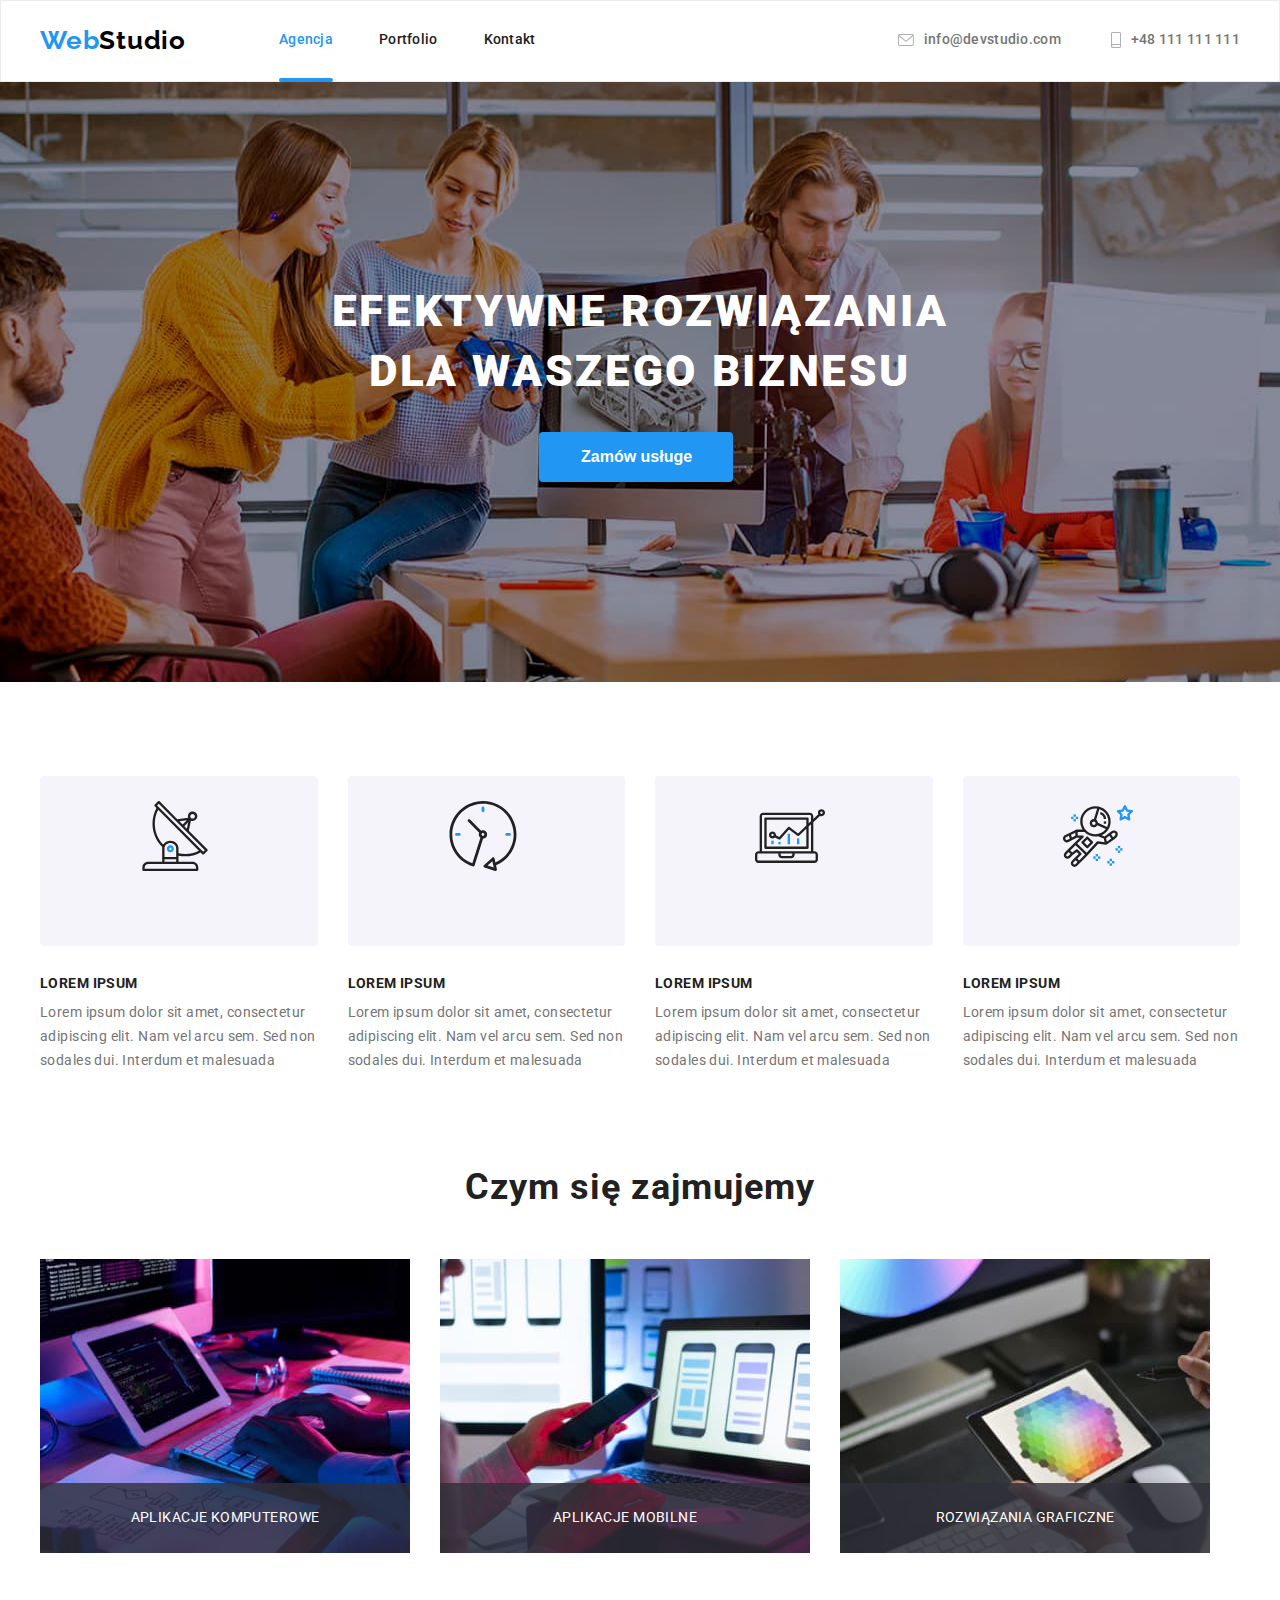
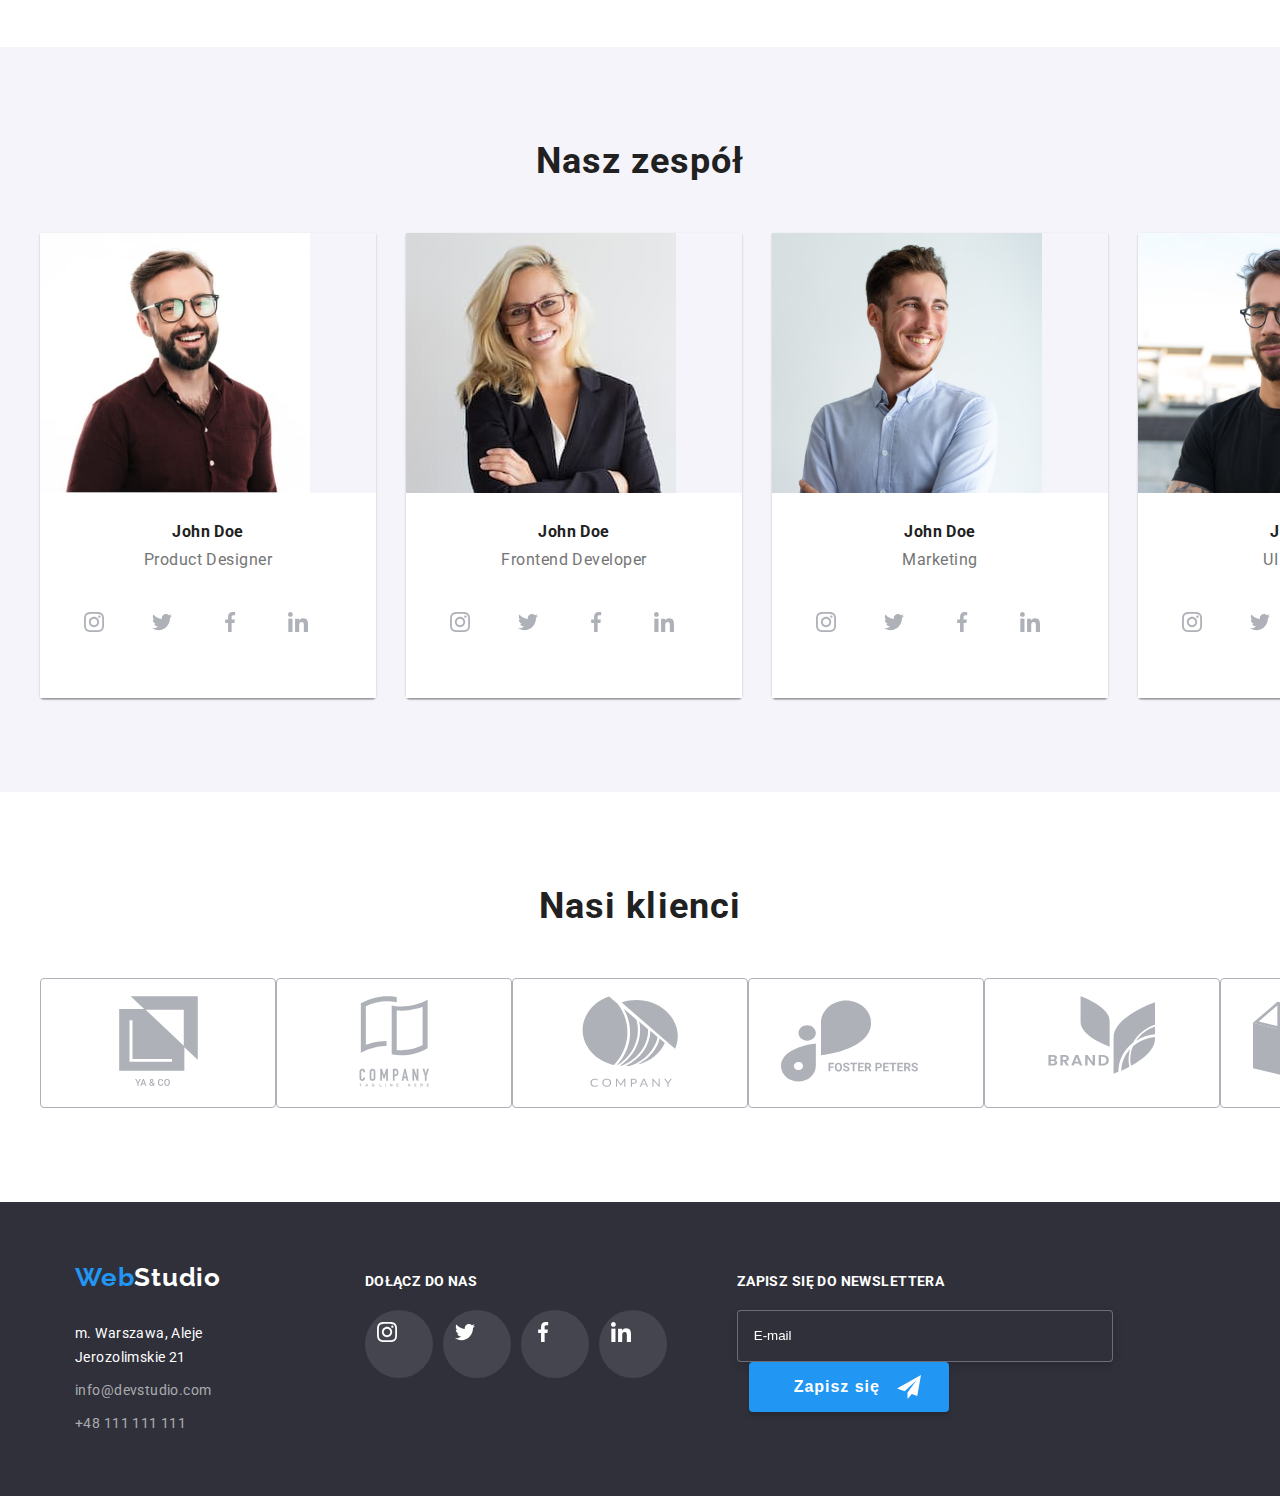
<file: index.html>
<!DOCTYPE html>
<html lang="en">
    <head>
        <meta charset="UTF-8" />
        <meta http-equiv="X-UA-Compatible" content="IE=edge" />
        <meta name="viewport" content="width=device-width, initial-scale=1.0" />
        <link rel="preconnect" href="https://fonts.googleapis.com" />
        <link rel="preconnect" href="https://fonts.gstatic.com" crossorigin />
        <link
            href="https://fonts.googleapis.com/css2?family=Raleway:wght@700&family=Roboto:wght@400;500;700;900&display=swap"
            rel="stylesheet"
        />
        <link
            rel="stylesheet"
            href="https://cdnjs.cloudflare.com/ajax/libs/modern-normalize/1.1.0/modern-normalize.min.css"
            integrity="sha512-wpPYUAdjBVSE4KJnH1VR1HeZfpl1ub8YT/NKx4PuQ5NmX2tKuGu6U/JRp5y+Y8XG2tV+wKQpNHVUX03MfMFn9Q=="
            crossorigin="anonymous"
            referrerpolicy="no-referrer"
        />
        <link rel="stylesheet" href="./css/styles.css" />
        <title>Document</title>
    </head>
    <body>
        <header class="header section">
            <div class="container header-wrapper">
                <nav class="header-nav-wrapper">
                    <a class="logo" href="./index.html"
                        >Web<span class="studio-black">Studio</span>
                    </a>
                    <ul class="navigation-list">
                        <li>
                            <a
                                class="navigation-link is-active"
                                href="./index.html"
                            >
                                Agencja
                            </a>
                        </li>
                        <li>
                            <a class="navigation-link" href="./portfolio.html">
                                Portfolio
                            </a>
                        </li>
                        <li><a class="navigation-link" href="#">Kontakt</a></li>
                    </ul>
                </nav>
                <div class="contacts">
                    <a href="mailto:info@devstudio.com" class="contacts-icons">
                        info@devstudio.com
                        <svg width="16px" height="12px">
                            <use href="./images/icons.svg#icon-envelope"></use>
                        </svg>
                    </a>

                    <a href="tel:+48111111111" class="contacts-icons"
                        >+48 111 111 111
                        <svg width="10px" height="16px">
                            <use
                                href="./images/icons.svg#icon-smartphone"
                            ></use>
                        </svg>
                    </a>
                </div>
            </div>
        </header>
        <main>
            <section class="headline section">
                <div class="container">
                    <h1 class="headline-text">
                        EFEKTYWNE ROZWIĄZANIA DLA WASZEGO BIZNESU
                    </h1>
                    <div data-modal class="backdrop is-hidden">
                        <div class="modal">
                            <button
                                data-modal-close
                                class="close-modal"
                                type="button"
                            >
                            &times
                            </button>
                            <p>Zostaw swoje dane w formularzu poniżej</p>

                            <form>
                                <label for="firstName" class="label-modal"
                                    >Imie</label
                                >
                                <div class="input-wrapper">
                                    <input
                                        type="text"
                                        name="username"
                                        id="firstName"
                                    />
                                    <svg width="18px" height="18px">
                                        <use
                                            href="./images/icons.svg#icon-person-black"
                                        ></use>
                                    </svg>
                                </div>

                                <label for="telephone" class="label-modal"
                                    >Telefon</label
                                >
                                <div class="input-wrapper">
                                    <input
                                        id="telephone"
                                        type="tel"
                                        name="tel"
                                    />
                                    <svg width="18px" height="18px">
                                        <use
                                            href="./images/icons.svg#icon-phone-black"
                                        ></use>
                                    </svg>
                                </div>

                                <label for="E-mail" class="label-modal"
                                    >Email</label
                                >
                                <div class="input-wrapper">
                                    <input
                                        id="E-mail"
                                        type="email"
                                        name="email"
                                    />
                                    <svg width="18px" height="18px">
                                        <use
                                            href="./images/icons.svg#icon-email-black"
                                        ></use>
                                    </svg>
                                </div>

                                <label for="comment" class="label-modal"
                                    >Komentarz</label
                                >
                                <textarea
                                    id="comment"
                                    name="comment"
                                    placeholder="Wprowadź tekst"
                                ></textarea>

                                <div class="checkbox-control">
                                    <input
                                        class="checkbox-input"
                                        type="checkbox"
                                        name="regulations-and-policy"
                                        id="checkbox"
                                    />
                                    <label
                                        for="checkbox"
                                        class="checkbox-label"
                                    >
                                    </label>

                                    <div class="regulations-and-policy-text">
                                        Oświadczam iż akceptuję<a href="#">
                                            &nbsp;Regulamin
                                        </a>
                                        &nbsp;i
                                        <a href="#"
                                            >&nbsp;Politykę Prywatności.</a
                                        >
                                    </div>
                                </div>
                            </form>

                            <button class="buttom-modal" type="submit">
                                Wyślij
                            </button>
                        </div>
                    </div>
                    <button
                        data-modal-open
                        class="headline-button"
                        type="button"
                    >
                        Zamów usługe
                    </button>
                </div>
            </section>
            <section class="section">
                <div class="container">
                    <div class="icons-text">
                        <svg>
                            <use
                                href="./images/icons.svg#icon-antenna"
                                width="70px"
                                height="70px"
                            ></use>
                        </svg>

                        <svg>
                            <use
                                href="./images/icons.svg#icon-clock"
                                width="70px"
                                height="70px"
                            ></use>
                        </svg>

                        <svg>
                            <use
                                href="./images/icons.svg#icon-diagram"
                                width="70px"
                                height="70px"
                            ></use>
                        </svg>

                        <svg>
                            <use
                                href="./images/icons.svg#icon-astronaut"
                                width="70px"
                                height="70px"
                            ></use>
                        </svg>
                    </div>
                    <ul class="text-list">
                        <li>
                            <h3 class="text">LOREM IPSUM</h3>
                            <p class="text-wrapper">
                                Lorem ipsum dolor sit amet, consectetur
                                adipiscing elit. Nam vel arcu sem. Sed non
                                sodales dui. Interdum et malesuada
                            </p>
                        </li>
                        <li>
                            <h3 class="text">LOREM IPSUM</h3>
                            <p class="text-wrapper">
                                Lorem ipsum dolor sit amet, consectetur
                                adipiscing elit. Nam vel arcu sem. Sed non
                                sodales dui. Interdum et malesuada
                            </p>
                        </li>
                        <li>
                            <h3 class="text">LOREM IPSUM</h3>
                            <p class="text-wrapper">
                                Lorem ipsum dolor sit amet, consectetur
                                adipiscing elit. Nam vel arcu sem. Sed non
                                sodales dui. Interdum et malesuada
                            </p>
                        </li>
                        <li>
                            <h3 class="text">LOREM IPSUM</h3>
                            <p class="text-wrapper">
                                Lorem ipsum dolor sit amet, consectetur
                                adipiscing elit. Nam vel arcu sem. Sed non
                                sodales dui. Interdum et malesuada
                            </p>
                        </li>
                    </ul>
                </div>
            </section>

            <section class="section jobs">
                <div class="container">
                    <h2 class="headline-img">Czym się zajmujemy</h2>
                </div>
                <div class="container">
                    <ul class="text-list">
                        <li class="img-wrapper">
                            <p class="img-text">aplikacje komputerowe</p>
                            <img
                                class="about-us-img"
                                src="./images/about-us/about-us-img.jpg"
                                alt="pisze kod html"
                                width="370"
                            />
                        </li>
                        <li class="img-wrapper">
                            <p class="img-text">Aplikacje mobilne</p>
                            <img
                                class="about-us-img"
                                src="./images/about-us/about-us-img2.jpg"
                                alt="tworzy style css"
                                width="370"
                                height="294"
                            />
                        </li>
                        <li class="img-wrapper">
                            <p class="img-text">Rozwiązania graficzne</p>
                            <img
                                class="about-us-img"
                                src="./images/about-us/about-us-img3.jpg"
                                alt="programiuje w JavaScript"
                                width="370"
                                height="294"
                            />
                        </li>
                    </ul>
                </div>
            </section>

            <section class="section team-background">
                <div class="container">
                    <h2 class="headline-img">Nasz zespół</h2>
                    <ul class="text-list">
                        <li class="team-border">
                            <img
                                src="./images/team/JohnDoe.jpg"
                                alt="John Doe"
                                width="270"
                                height="260"
                            />
                            <div class="img-title">
                                <h3 class="john-img-title">John Doe</h3>
                                <p class="article-img">Product Designer</p>
                            </div>

                            <div class="social-media-team">
                                <a
                                    href="#"
                                    class="icon-social-media"
                                    target="_blank"
                                >
                                    <svg width="20px" height="20px">
                                        <use
                                            href="./images/icons.svg#icon-instagram"
                                        ></use>
                                    </svg>
                                </a>

                                <a
                                    href="#"
                                    class="icon-social-media"
                                    target="_blank"
                                >
                                    <svg width="20px" height="20px">
                                        <use
                                            href="./images/icons.svg#icon-twitter"
                                        ></use>
                                    </svg>
                                </a>

                                <a
                                    href="#"
                                    class="icon-social-media"
                                    target="_blank"
                                >
                                    <svg width="20px" height="20px">
                                        <use
                                            href="./images/icons.svg#icon-facebook"
                                        ></use>
                                    </svg>
                                </a>

                                <a
                                    href="#"
                                    class="icon-social-media"
                                    target="_blank"
                                >
                                    <svg width="20px" height="20px">
                                        <use
                                            href="./images/icons.svg#icon-linkedin"
                                        ></use>
                                    </svg>
                                </a>
                            </div>
                        </li>

                        <li class="team-border">
                            <img
                                src="./images/team/JohnDoe2.jpg"
                                alt="John Doe"
                                width="270"
                                height="260"
                            />
                            <div class="img-title">
                                <h3 class="john-img-title">John Doe</h3>
                                <p class="article-img">Frontend Developer</p>
                            </div>
                            <div class="social-media-team">
                                <a
                                    href="#"
                                    class="icon-social-media"
                                    target="_blank"
                                >
                                    <svg width="20px" height="20px">
                                        <use
                                            href="./images/icons.svg#icon-instagram"
                                        ></use>
                                    </svg>
                                </a>

                                <a
                                    href="#"
                                    class="icon-social-media"
                                    target="_blank"
                                >
                                    <svg width="20px" height="20px">
                                        <use
                                            href="./images/icons.svg#icon-twitter"
                                        ></use>
                                    </svg>
                                </a>

                                <a
                                    href="#"
                                    class="icon-social-media"
                                    target="_blank"
                                >
                                    <svg width="20px" height="20px">
                                        <use
                                            href="./images/icons.svg#icon-facebook"
                                        ></use>
                                    </svg>
                                </a>

                                <a
                                    href="#"
                                    class="icon-social-media"
                                    target="_blank"
                                >
                                    <svg width="20px" height="20px">
                                        <use
                                            href="./images/icons.svg#icon-linkedin"
                                        ></use>
                                    </svg>
                                </a>
                            </div>
                        </li>
                        <li class="team-border">
                            <img
                                src="./images/team/JohnDoe3.jpg"
                                alt="John Doe"
                                width="270"
                                height="260"
                            />
                            <div class="img-title">
                                <h3 class="john-img-title">John Doe</h3>
                                <p class="article-img">Marketing</p>
                            </div>
                            <div class="social-media-team">
                                <a
                                    href="#"
                                    class="icon-social-media"
                                    target="_blank"
                                >
                                    <svg width="20px" height="20px">
                                        <use
                                            href="./images/icons.svg#icon-instagram"
                                        ></use>
                                    </svg>
                                </a>

                                <a
                                    href="#"
                                    class="icon-social-media"
                                    target="_blank"
                                >
                                    <svg width="20px" height="20px">
                                        <use
                                            href="./images/icons.svg#icon-twitter"
                                        ></use>
                                    </svg>
                                </a>

                                <a
                                    href="#"
                                    class="icon-social-media"
                                    target="_blank"
                                >
                                    <svg width="20px" height="20px">
                                        <use
                                            href="./images/icons.svg#icon-facebook"
                                        ></use>
                                    </svg>
                                </a>

                                <a
                                    href="#"
                                    class="icon-social-media"
                                    target="_blank"
                                >
                                    <svg width="20px" height="20px">
                                        <use
                                            href="./images/icons.svg#icon-linkedin"
                                        ></use>
                                    </svg>
                                </a>
                            </div>
                        </li>
                        <li class="team-border">
                            <img
                                src="./images/team/JohnDoe4.jpg"
                                alt="John Doe"
                                width="270"
                                height="260"
                            />
                            <div class="img-title">
                                <h3 class="john-img-title">John Doe</h3>
                                <p class="article-img">UI Designer</p>
                            </div>
                            <div class="social-media-team">
                                <a
                                    href="#"
                                    class="icon-social-media"
                                    target="_blank"
                                >
                                    <svg width="20px" height="20px">
                                        <use
                                            href="./images/icons.svg#icon-instagram"
                                        ></use>
                                    </svg>
                                </a>

                                <a
                                    href="#"
                                    class="icon-social-media"
                                    target="_blank"
                                >
                                    <svg width="20px" height="20px">
                                        <use
                                            href="./images/icons.svg#icon-twitter"
                                        ></use>
                                    </svg>
                                </a>

                                <a
                                    href="#"
                                    class="icon-social-media"
                                    target="_blank"
                                >
                                    <svg width="20px" height="20px">
                                        <use
                                            href="./images/icons.svg#icon-facebook"
                                        ></use>
                                    </svg>
                                </a>

                                <a
                                    href="#"
                                    class="icon-social-media"
                                    target="_blank"
                                >
                                    <svg width="20px" height="20px">
                                        <use
                                            href="./images/icons.svg#icon-linkedin"
                                        ></use>
                                    </svg>
                                </a>
                            </div>
                        </li>
                    </ul>
                </div>
            </section>
            <section class="section">
                <div class="container">
                    <h2 class="headline-img">Nasi klienci</h2>
                    <div class="clients">
                        <a href="#" target="_blank" class="icon-clients">
                            <svg Width="41px" height="47px">
                                <use
                                    href="./images/icons.svg#icon-group-1"
                                ></use>
                            </svg>
                        </a>
                        <a href="#" target="_blank" class="icon-clients">
                            <svg Width="40px" height="52px">
                                <use
                                    href="./images/icons.svg#icon-group-2"
                                ></use>
                            </svg>
                        </a>
                        <a href="#" target="_blank" class="icon-clients">
                            <svg Width="43px" height="41px">
                                <use
                                    href="./images/icons.svg#icon-group-3"
                                ></use>
                            </svg>
                        </a>
                        <a href="#" target="_blank" class="icon-clients">
                            <svg Width="84px" height="41px">
                                <use
                                    href="./images/icons.svg#icon-group-4"
                                ></use>
                            </svg>
                        </a>
                        <a href="#" target="_blank" class="icon-clients">
                            <svg Width="63px" height="45px">
                                <use
                                    href="./images/icons.svg#icon-group-5"
                                ></use>
                            </svg>
                        </a>
                        <a href="#" target="_blank" class="icon-clients">
                            <svg Width="94px" height="44px">
                                <use
                                    href="./images/icons.svg#icon-group-6"
                                ></use>
                            </svg>
                        </a>
                    </div>
                </div>
            </section>
        </main>
        <footer class="footer">
            <div class="container footer-wrapper">
                <adress class="adress-wrapper">
                    <a class="logo" href="./index.html"
                        >Web<span class="studio-white">Studio</span></a
                    >
                    <a
                        class="adress-link"
                        href="https://goo.gl/maps/D6jn3cTC61MHrD3q7"
                        target="_blank"
                        >m. Warszawa, Aleje Jerozolimskie 21</a
                    >

                    <a class="mail-tel-footer" href="mailto:info@devstudio.com"
                        >info@devstudio.com</a
                    >

                    <a class="mail-tel-footer" href="tel:+48111111111"
                        >+48 111 111 111</a
                    >
                </adress>
                <div class="social-media-footer">
                    <h3>DOŁĄCZ DO NAS</h3>

                    <ul class="footer-social-list">
                        <li>
                            <a
                                href="#"
                                class="icon-social-media-footer"
                                target="_blank"
                            >
                                <svg width="20px" height="20px">
                                    <use
                                        href="./images/icons.svg#icon-instagram"
                                    ></use>
                                </svg>
                            </a>
                        </li>
                        <li>
                            <a
                                href="#"
                                class="icon-social-media-footer"
                                target="_blank"
                            >
                                <svg width="20px" height="20px">
                                    <use
                                        href="./images/icons.svg#icon-twitter"
                                    ></use>
                                </svg>
                            </a>
                        </li>
                        <li>
                            <a
                                href="#"
                                class="icon-social-media-footer"
                                target="_blank"
                            >
                                <svg width="20px" height="20px">
                                    <use
                                        href="./images/icons.svg#icon-facebook"
                                    ></use>
                                </svg>
                            </a>
                        </li>
                        <li>
                            <a
                                href="#"
                                class="icon-social-media-footer"
                                target="_blank"
                            >
                                <svg width="20px" height="20px">
                                    <use
                                        href="./images/icons.svg#icon-linkedin"
                                    ></use>
                                </svg>
                            </a>
                        </li>
                    </ul>
                </div>

                <from>
                    <label for="user-email" class="label-footer">
                        Zapisz się do newslettera</label
                    >
                    <input
                        class="footer-input"
                        type="email"
                        name="email-footer"
                        id="user-email"
                        placeholder="E-mail"
                    />

                    <button class="footer-submit" type="submit">
                        Zapisz się
                        <svg class="icon-submit" width="24px" height="24px">
                            <use href="./images/icons.svg#icon-send"></use>
                        </svg>
                    </button>
                </from>
            </div>
        </footer>
        <script src="./js/modal.js"></script>
    </body>
</html>
</file>
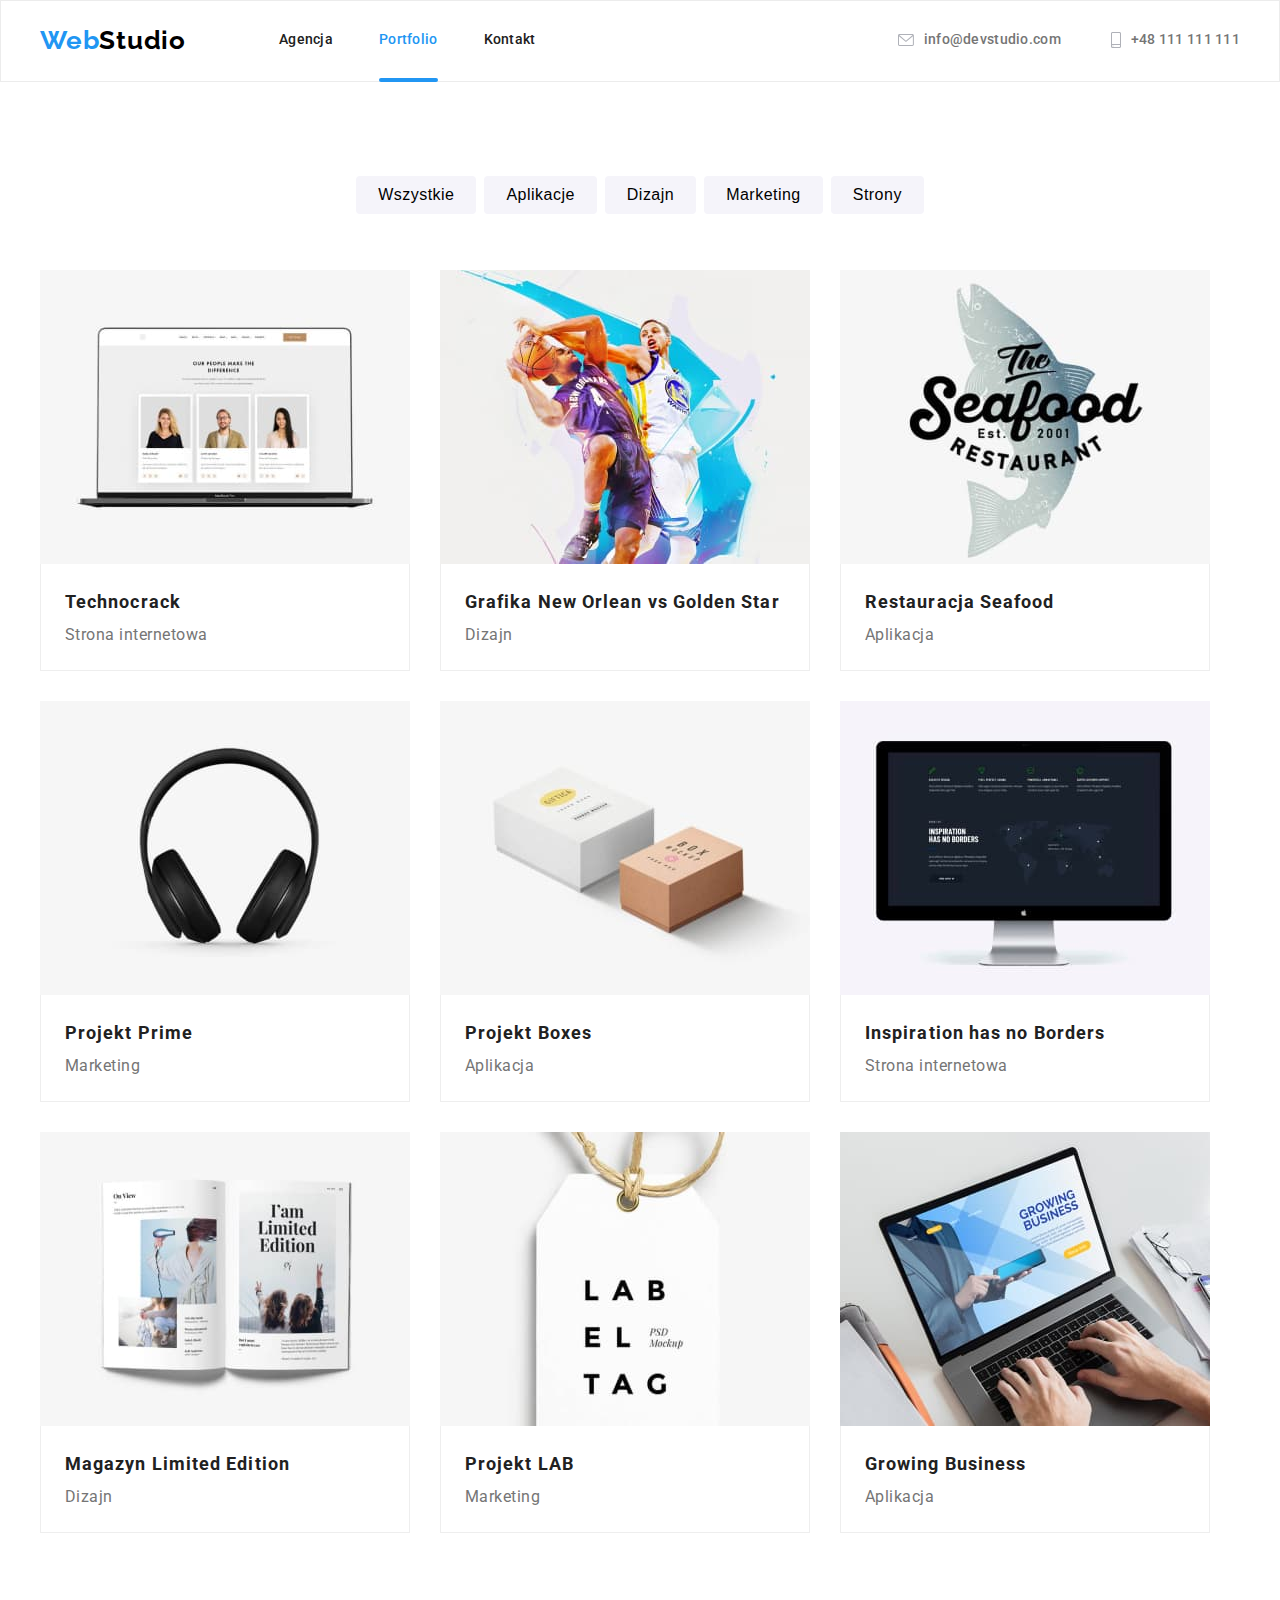
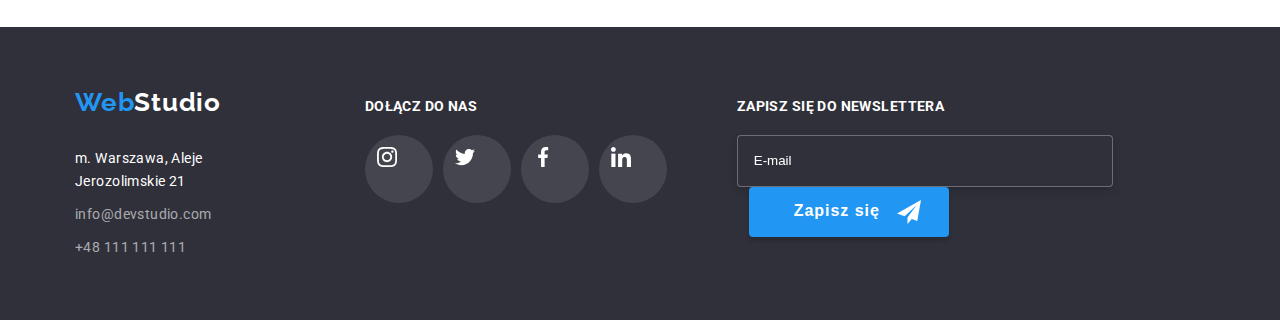
<file: portfolio.html>
<!DOCTYPE html>
<html lang="en">
    <head>
        <meta charset="UTF-8" />
        <meta http-equiv="X-UA-Compatible" content="IE=edge" />
        <meta name="viewport" content="width=device-width, initial-scale=1.0" />
        <link rel="preconnect" href="https://fonts.googleapis.com" />
        <link rel="preconnect" href="https://fonts.gstatic.com" crossorigin />
        <link
            href="https://fonts.googleapis.com/css2?family=Raleway:wght@700&family=Roboto:wght@400;500;700;900&display=swap"
            rel="stylesheet"
        />
        <link
            rel="stylesheet"
            href="https://cdnjs.cloudflare.com/ajax/libs/modern-normalize/1.1.0/modern-normalize.min.css"
            integrity="sha512-wpPYUAdjBVSE4KJnH1VR1HeZfpl1ub8YT/NKx4PuQ5NmX2tKuGu6U/JRp5y+Y8XG2tV+wKQpNHVUX03MfMFn9Q=="
            crossorigin="anonymous"
            referrerpolicy="no-referrer"
        />
        <link rel="stylesheet" href="./css/styles.css" />
        <title>Document</title>
    </head>
    <body>
        <header class="header section">
            <div class="container header-wrapper">
                <nav class="header-nav-wrapper">
                    <a class="logo" href="./index.html"
                        >Web<span class="studio-black">Studio</span>
                    </a>
                    <ul class="navigation-list">
                        <li>
                            <a class="navigation-link" href="./index.html">
                                Agencja
                            </a>
                        </li>
                        <li>
                            <a
                                class="navigation-link is-active"
                                href="./portfolio.html"
                            >
                                Portfolio
                            </a>
                        </li>
                        <li><a class="navigation-link" href="#">Kontakt</a></li>
                    </ul>
                </nav>
                <div class="contacts">
                    <a href="mailto:info@devstudio.com" class="contacts-icons">
                        info@devstudio.com
                        <svg width="16px" height="12px">
                            <use href="./images/icons.svg#icon-envelope"></use>
                        </svg>
                    </a>

                    <a href="tel:+48111111111" class="contacts-icons"
                        >+48 111 111 111
                        <svg width="10px" height="16px">
                            <use
                                href="./images/icons.svg#icon-smartphone"
                            ></use>
                        </svg>
                    </a>
                </div>
            </div>
        </header>
        <main class="section">
            <section>
                <div class="container">
                    <ul class="button-list">
                        <li>
                            <button class="portfolio-button" type="button">
                                Wszystkie
                            </button>
                        </li>
                        <li>
                            <button class="portfolio-button" type="button">
                                Aplikacje
                            </button>
                        </li>
                        <li>
                            <button class="portfolio-button" type="button">
                                Dizajn
                            </button>
                        </li>
                        <li>
                            <button class="portfolio-button" type="button">
                                Marketing
                            </button>
                        </li>
                        <li>
                            <button class="portfolio-button" type="button">
                                Strony
                            </button>
                        </li>
                    </ul>
                </div>
            </section>
            <section>
                <div class="container">
                    <ul class="text-list portfolio-text-list">
                        <li class="hover-border card" tabindex="0">
                            <div class="img-container">
                                <img
                                    src="./images/portfolio/img1.jpg"
                                    alt="laptop"
                                    width="370px"
                                    height="294px"
                                />
                                <p class="card-animation">
                                    Technocrack jest popularną platformą
                                    wykorzystywaną do rozpowszechniania
                                    koronawirusa. Firmy wykorzystują tę
                                    platformę do celów szpiegowskich i ataków na
                                    niezabezpieczone serwery konkurencji
                                </p>
                            </div>
                            <div class="portfolio-subtitles">
                                <h3 class="portfolio-title-img">Technocrack</h3>
                                <p class="portfolio-article">
                                    Strona internetowa
                                </p>
                            </div>
                        </li>
                        <li class="hover-border card" tabindex="0">
                            <div class="img-container">
                                <img
                                    src="./images/portfolio/img2.jpg"
                                    alt="zawodnicy grają w kosza"
                                    width="370px"
                                    height="294px"
                                />
                                <p class="card-animation">
                                    Technocrack jest popularną platformą
                                    wykorzystywaną do rozpowszechniania
                                    koronawirusa. Firmy wykorzystują tę
                                    platformę do celów szpiegowskich i ataków na
                                    niezabezpieczone serwery konkurencji
                                </p>
                            </div>
                            <div class="portfolio-subtitles">
                                <h3 class="portfolio-title-img">
                                    Grafika New Orlean vs Golden Star
                                </h3>
                                <p class="portfolio-article">Dizajn</p>
                            </div>
                        </li>
                        <li class="hover-border card" tabindex="0">
                            <div class="img-container">
                                <img
                                    src="./images/portfolio/img 3.jpg"
                                    alt="logo restauracji"
                                    width="370px"
                                    height="294px"
                                />
                                <p class="card-animation">
                                    Technocrack jest popularną platformą
                                    wykorzystywaną do rozpowszechniania
                                    koronawirusa. Firmy wykorzystują tę
                                    platformę do celów szpiegowskich i ataków na
                                    niezabezpieczone serwery konkurencji
                                </p>
                            </div>
                            <div class="portfolio-subtitles">
                                <h3 class="portfolio-title-img">
                                    Restauracja Seafood
                                </h3>
                                <p class="portfolio-article">Aplikacja</p>
                            </div>
                        </li>
                        <li class="hover-border card" tabindex="0">
                            <div class="img-container">
                                <img
                                    src="./images/portfolio/img 4.jpg"
                                    alt="słuchawki"
                                    width="370px"
                                    height="294px"
                                />
                                <p class="card-animation">
                                    Technocrack jest popularną platformą
                                    wykorzystywaną do rozpowszechniania
                                    koronawirusa. Firmy wykorzystują tę
                                    platformę do celów szpiegowskich i ataków na
                                    niezabezpieczone serwery konkurencji
                                </p>
                            </div>
                            <div class="portfolio-subtitles">
                                <h3 class="portfolio-title-img">
                                    Projekt Prime
                                </h3>
                                <p class="portfolio-article">Marketing</p>
                            </div>
                        </li>
                        <li class="hover-border card" tabindex="0">
                            <div class="img-container">
                                <img
                                    src="./images/portfolio/img 5.jpg"
                                    alt="paczki"
                                    width="370px"
                                    height="294px"
                                />
                                <p class="card-animation">
                                    Technocrack jest popularną platformą
                                    wykorzystywaną do rozpowszechniania
                                    koronawirusa. Firmy wykorzystują tę
                                    platformę do celów szpiegowskich i ataków na
                                    niezabezpieczone serwery konkurencji
                                </p>
                            </div>
                            <div class="portfolio-subtitles">
                                <h3 class="portfolio-title-img">
                                    Projekt Boxes
                                </h3>
                                <p class="portfolio-article">Aplikacja</p>
                            </div>
                        </li>
                        <li class="hover-border card" tabindex="0">
                            <div class="img-container">
                                <img
                                    src="./images/portfolio/img 6.jpg"
                                    alt="monitor"
                                    width="370px"
                                    height="294px"
                                />
                                <p class="card-animation">
                                    Technocrack jest popularną platformą
                                    wykorzystywaną do rozpowszechniania
                                    koronawirusa. Firmy wykorzystują tę
                                    platformę do celów szpiegowskich i ataków na
                                    niezabezpieczone serwery konkurencji
                                </p>
                            </div>
                            <div class="portfolio-subtitles">
                                <h3 class="portfolio-title-img">
                                    Inspiration has no Borders
                                </h3>
                                <p class="portfolio-article">
                                    Strona internetowa
                                </p>
                            </div>
                        </li>
                        <li class="hover-border card" tabindex="0">
                            <div class="img-container">
                                <img
                                    src="./images/portfolio/img 7.jpg"
                                    alt="magazyn-gazeta"
                                    width="370px"
                                    height="294px"
                                />
                                <p class="card-animation">
                                    Technocrack jest popularną platformą
                                    wykorzystywaną do rozpowszechniania
                                    koronawirusa. Firmy wykorzystują tę
                                    platformę do celów szpiegowskich i ataków na
                                    niezabezpieczone serwery konkurencji
                                </p>
                            </div>
                            <div class="portfolio-subtitles">
                                <h3 class="portfolio-title-img">
                                    Magazyn Limited Edition
                                </h3>
                                <p class="portfolio-article">Dizajn</p>
                            </div>
                        </li>
                        <li class="hover-border card" tabindex="0">
                            <div class="img-container">
                                <img
                                    src="./images/portfolio/img 8.jpg"
                                    alt="kartonowy wisiorek"
                                    width="370px"
                                    height="294px"
                                />
                                <p class="card-animation">
                                    Technocrack jest popularną platformą
                                    wykorzystywaną do rozpowszechniania
                                    koronawirusa. Firmy wykorzystują tę
                                    platformę do celów szpiegowskich i ataków na
                                    niezabezpieczone serwery konkurencji
                                </p>
                            </div>
                            <div class="portfolio-subtitles">
                                <h3 class="portfolio-title-img">Projekt LAB</h3>
                                <p class="portfolio-article">Marketing</p>
                            </div>
                        </li>
                        <li class="hover-border card" tabindex="0">
                            <div class="img-container">
                                <img
                                    src="./images/portfolio/img 9.jpg"
                                    alt="pisze na laptopie"
                                    width="370px"
                                    height="294px"
                                />
                                <p class="card-animation">
                                    Technocrack jest popularną platformą
                                    wykorzystywaną do rozpowszechniania
                                    koronawirusa. Firmy wykorzystują tę
                                    platformę do celów szpiegowskich i ataków na
                                    niezabezpieczone serwery konkurencji
                                </p>
                            </div>
                            <div class="portfolio-subtitles">
                                <h3 class="portfolio-title-img">
                                    Growing Business
                                </h3>
                                <p class="portfolio-article">Aplikacja</p>
                            </div>
                        </li>
                    </ul>
                </div>
            </section>
        </main>
        <footer class="footer">
            <div class="container footer-wrapper">
                <adress class="adress-wrapper">
                    <a class="logo" href="./index.html"
                        >Web<span class="studio-white">Studio</span></a
                    >
                    <a
                        class="adress-link"
                        href="https://goo.gl/maps/D6jn3cTC61MHrD3q7"
                        target="_blank"
                        >m. Warszawa, Aleje Jerozolimskie 21</a
                    >

                    <a class="mail-tel-footer" href="mailto:info@devstudio.com"
                        >info@devstudio.com</a
                    >

                    <a class="mail-tel-footer" href="tel:+48111111111"
                        >+48 111 111 111</a
                    >
                </adress>
                <div class="social-media-footer">
                    <h3>DOŁĄCZ DO NAS</h3>

                    <ul class="footer-social-list">
                        <li>
                            <a
                                href="#"
                                class="icon-social-media-footer"
                                target="_blank"
                            >
                                <svg width="20px" height="20px">
                                    <use
                                        href="./images/icons.svg#icon-instagram"
                                    ></use>
                                </svg>
                            </a>
                        </li>
                        <li>
                            <a
                                href="#"
                                class="icon-social-media-footer"
                                target="_blank"
                            >
                                <svg width="20px" height="20px">
                                    <use
                                        href="./images/icons.svg#icon-twitter"
                                    ></use>
                                </svg>
                            </a>
                        </li>
                        <li>
                            <a
                                href="#"
                                class="icon-social-media-footer"
                                target="_blank"
                            >
                                <svg width="20px" height="20px">
                                    <use
                                        href="./images/icons.svg#icon-facebook"
                                    ></use>
                                </svg>
                            </a>
                        </li>
                        <li>
                            <a
                                href="#"
                                class="icon-social-media-footer"
                                target="_blank"
                            >
                                <svg width="20px" height="20px">
                                    <use
                                        href="./images/icons.svg#icon-linkedin"
                                    ></use>
                                </svg>
                            </a>
                        </li>
                    </ul>
                </div>

                <from>
                    <label for="user-email" class="label-footer">
                        Zapisz się do newslettera</label
                    >
                    <input
                        class="footer-input"
                        type="email"
                        name="email-footer"
                        id="user-email"
                        placeholder="E-mail"
                    />

                    <button class="footer-submit" type="submit">
                        Zapisz się
                        <svg class="icon-submit" width="24px" height="24px">
                            <use href="./images/icons.svg#icon-send"></use>
                        </svg>
                    </button>
                </from>
            </div>
        </footer>
    </body>
</html>
</file>
<file: css/styles.css>
:root {
    --brand-color-blue-button-hover: #2196f3;
    --brand-color-grey-text: #757575;
    --brand-color-background-footer: #2f303a;
    --brand-color-contact-footer: #ffffff99;
    --brand-color-white: #ffffff;
    --brand-color-black: #000000;
    --brand-color-leading: #212121;
    --color-icons: #afb1b8;
    --icons-background-color: #f5f4fa;
}

body {
    font-family: 'Roboto', sans-serif;
    color: #212121;
}

*,
*::before,
*::after {
    margin: 0;
    padding: 0;
}

.container {
    width: 1200px;
    margin: 0 auto;
    padding: 0 15px;
}

.section {
    padding: 94px 0;
}

.header {
    padding: 24px 0px 25px;
    border: solid 1px #ececec;
}

.header-wrapper {
    display: flex;
    align-items: center;
}

.header-nav-wrapper {
    display: flex;
    align-items: center;
    flex-grow: 1;
}

.logo {
    display: flex;
    font-family: 'Raleway';
    font-weight: 700;
    font-size: 26px;
    line-height: 1.19;
    text-decoration: none;
    letter-spacing: 0.03em;
    color: var(--brand-color-blue-button-hover);
}

.logo:is(:hover, :focus) {
    color: var(--brand-color-blue-button-hover);
}

.studio-black {
    color: var(--brand-color-black);
}

.navigation-list {
    display: flex;
    padding-left: 93px;
    list-style-type: none;
    gap: 46px;
}

.navigation-link {
    font-weight: 500;
    font-size: 14px;
    line-height: 1.14;
    letter-spacing: 0.02em;
    color: var(--brand-color-leading);
    text-decoration: none;
    display: flex;
    transition-duration: 250ms;
    transition-timing-function: cubic-bezier(0.4, 0, 0.2, 1);
}

.navigation-link:is(:hover, :focus, ) {
    color: var(--brand-color-blue-button-hover);
}

.is-active {
    position: relative;
    color: var(--brand-color-blue-button-hover);
}
.is-active::after {
    content: '';
    position: absolute;
    top: 46px;
    width: 100%;
    height: 4px;
    background-color: var(--brand-color-blue-button-hover);
    border-radius: 2px;
}

.contacts {
    display: flex;
    gap: 50px;
    padding-left: 335px;
}

.contacts > a {
    font-weight: 500;
    font-size: 14px;
    line-height: 1.14;
    letter-spacing: 0.02em;
    text-decoration: none;
    color: var(--brand-color-grey-text);
    transition-duration: 250ms;
    transition-timing-function: cubic-bezier(0.4, 0, 0.2, 1);
}

.contacts > a:is(:hover, :focus) {
    color: var(--brand-color-blue-button-hover);
}

.contacts-icons {
    display: flex;
    justify-content: center;
    align-items: center;
    gap: 10px;
    flex-direction: row-reverse;
    fill: var(--color-icons);
    transition-duration: 250ms;
    transition-timing-function: cubic-bezier(0.4, 0, 0.2, 1);
}

.contacts-icons:is(:hover, :focus) {
    fill: var(--brand-color-blue-button-hover);
}
.headline {
    background-color: var(--brand-color-background-footer);
    padding: 200px 0px;
    background-image: url('../images/background-image.jpg'),
        linear-gradient(rgba(47, 48, 58, 0.4), rgba(47, 48, 58, 0.4));
    background-position: 50% 50%;
    background-repeat: no-repeat;
}

.headline > .container {
    text-align: center;
}

.headline-text {
    font-weight: 900;
    font-size: 44px;
    line-height: 1.36;
    text-align: center;
    letter-spacing: 0.06em;
    color: var(--brand-color-white);
    margin-bottom: 30px;
    padding: 0 252px;
}

.headline-button {
    background: var(--brand-color-blue-button-hover);
    font-weight: 700;
    font-size: 16px;
    line-height: 1.87;
    color: var(--brand-color-white);
    cursor: pointer;
    display: flex;
    margin-left: 499px;
    padding: 10px 41px 10px 42px;
    border-radius: 4px;
    border: none;
}

.icons-text {
    display: flex;
    margin-bottom: 30px;
    gap: 30px;
}

.icons-text > svg {
    display: flex;
    justify-content: center;
    align-items: center;
    width: 270px;
    height: 120px;
    background: var(--icons-background-color);
    border-radius: 4px;
    padding: 25px 100px 25px 100px;
}

.text-list {
    list-style-type: none;
    display: flex;
    gap: 30px;
}

.text {
    font-weight: 700;
    font-size: 14px;
    line-height: 1.14;
    letter-spacing: 0.03em;
}

.text-wrapper {
    font-size: 14px;
    line-height: 1.71;
    letter-spacing: 0.03em;
    color: var(--brand-color-grey-text);
    margin-top: 10px;
}

.team-background {
    background-color: #f5f4fa;
}

.jobs {
    margin-top: -94px;
}

.headline-img {
    font-weight: 700;
    font-size: 36px;
    line-height: 1.16;
    text-align: center;
    letter-spacing: 0.03em;
    padding-bottom: 50px;
}

.team-border {
    border-radius: 0px 0px 4px 4px;
    box-shadow: 0px 1px 3px rgba(0, 0, 0, 0.12), 0px 1px 1px rgba(0, 0, 0, 0.14),
        0px 2px 1px rgba(0, 0, 0, 0.2);
}

.team-list {
    list-style-type: none;
    display: flex;
    gap: 30px;
}

.img-title {
    padding-top: 30px;
    padding-bottom: 30px;
    background-color: var(--brand-color-white);
}

.img-title > p {
    padding-top: 10px;
}
.social-media-team {
    display: flex;
    justify-content: space-around;
    padding-bottom: 30px;
    background: var(--brand-color-white);
    padding-inline: 32px;
}

.icon-social-media {
    width: 44px;
    height: 44px;
    border-radius: 50%;
    padding: 12px;
    fill: #afb1b8;
    transition-duration: 250ms;
    transition-timing-function: cubic-bezier(0.4, 0, 0.2, 1);
}

.icon-social-media:is(:hover, :focus) {
    fill: var(--brand-color-white);
    background-color: var(--brand-color-blue-button-hover);
}

.about-us-img {
    width: 370px;
    height: 294px;
    padding: 0;
}

.img-wrapper {
    position: relative;
}

.img-text {
    position: absolute;
    left: 0;
    right: 0;
    bottom: 0;
    padding: 27px;
    font-size: 14px;
    line-height: 1.14;
    text-align: center;
    letter-spacing: 0.03em;
    text-transform: uppercase;
    background: rgba(47, 48, 58, 0.8);
    color: var(--brand-color-white);
}

.john-img-title {
    font-size: 16px;
    line-height: 1.16;
    text-align: center;
    letter-spacing: 0.03em;
}

.article-img {
    font-size: 16px;
    line-height: 1.18;
    text-align: center;
    letter-spacing: 0.03em;
    color: var(--brand-color-grey-text);
}

.clients {
    display: flex;
    justify-content: space-around;
}

.icon-clients {
    border: 1px solid #afb1b8;
    border-radius: 4px;
    fill: var(--color-icons);
    cursor: pointer;
    transition-duration: 250ms;
    transition-timing-function: cubic-bezier(0.4, 0, 0.2, 1);
}
.icon-clients:is(:hover, :focus) {
    border-color: var(--brand-color-blue-button-hover);
    fill: var(--brand-color-blue-button-hover);
    outline: none;
}
.icon-clients > svg {
    width: 170px;
    height: 92px;
    padding: 16px 32px 16px 32px;
}

.footer {
    background: var(--brand-color-background-footer);
    padding: 60px;
}

.footer-wrapper {
    display: flex;
    gap: 70px;
}

.studio-white {
    color: var(--brand-color-white);
}

.social-media-footer {
    display: flex;
    flex-direction: column;
    padding-top: 12px;
}

.social-media-footer > h3 {
    font-size: 14px;
    line-height: 1.14;
    letter-spacing: 0.03em;
    color: var(--brand-color-white);
    padding-bottom: 20px;
}

.footer-social-list {
    list-style: none;
    display: flex;
    gap: 10px;
}

.icon-social-media-footer {
    display: flex;
    width: 44px;
    height: 44px;
    border-radius: 50%;
    background: rgba(255, 255, 255, 0.1);
    padding: 12px;
    fill: var(--brand-color-white);
    transition-duration: 250ms;
    transition-timing-function: cubic-bezier(0.4, 0, 0.2, 1);
}

.icon-social-media-footer:is(:hover, :focus) {
    background-color: var(--brand-color-blue-button-hover);
    fill: var(--brand-color-white);
}

.adress-wrapper {
    display: flex;
    flex-direction: column;
    gap: 9px;
}

.adress-link {
    display: flex;
    font-size: 14px;
    line-height: 1.71;
    letter-spacing: 0.03em;
    text-decoration: none;
    color: var(--brand-color-white);
    margin-top: 20px;
    width: fit-content;
}

.mail-tel-footer {
    display: flex;
    font-size: 14px;
    line-height: 1.71;
    letter-spacing: 0.03em;
    color: var(--brand-color-contact-footer);
    text-decoration: none;
    width: fit-content;
    transition-duration: 250ms;
    transition-timing-function: cubic-bezier(0.4, 0, 0.2, 1);
}

.mail-tel-footer:is(:hover, :focus) {
    color: var(--brand-color-blue-button-hover);
}

.button-list {
    list-style-type: none;
    display: flex;
    justify-content: center;
    gap: 8px;
    margin-bottom: 56px;
}

.portfolio-button {
    font-weight: 500;
    font-size: 16px;
    line-height: 1.62;
    text-align: center;
    letter-spacing: 0.03em;
    cursor: pointer;
    padding: 6px 22px 6px 22px;
    border: none;
    border-radius: 4px;
    background-color: #f5f4fa;
    transition-duration: 250ms;
    transition-timing-function: cubic-bezier(0.4, 0, 0.2, 1);
}

.portfolio-button:is(:hover, :focus) {
    background-color: var(--brand-color-blue-button-hover);
    color: var(--brand-color-white);
}

.portfolio-text-list {
    display: flex;
    flex-wrap: wrap;
    gap: 30px;
}

.img-container {
    position: relative;
    overflow: hidden;
}

.card-animation {
    position: absolute;
    margin: 0;
    top: 0;
    right: 0;
    bottom: 0;
    left: 0;
    padding: 49px 45px 159px 24px;
    background: rgba(33, 150, 243, 0.9);
    transform: translateY(101%);
    transition-duration: 250ms;
    transition-timing-function: cubic-bezier(0.4, 0, 0.2, 1);
    font-size: 18px;
    line-height: 1.55;
    letter-spacing: 0.03em;
    color: var(--brand-color-white);
}

.card:is(:hover, :focus) .card-animation {
    transform: translateY(0);
    transition-duration: 250ms;
    transition-timing-function: cubic-bezier(0.4, 0, 0.2, 1);
}

.portfolio-title-img {
    font-weight: 700;
    font-size: 18px;
    line-height: 2;
    letter-spacing: 0.06em;
}

.portfolio-article {
    font-size: 16px;
    line-height: 1.87;
    letter-spacing: 0.03em;
    color: var(--brand-color-grey-text);
}

.portfolio-subtitles {
    border: 1px solid#EEEEEE;
    border-top: none;
    padding: 20px 24px;
}

.hover-border:is(:hover, :focus) {
    box-shadow: 0px 1px 1px rgba(0, 0, 0, 0.12), 0px 4px 4px rgba(0, 0, 0, 0.06),
        1px 4px 6px rgba(0, 0, 0, 0.16);
    cursor: pointer;
    outline: none;
    transition-duration: 250ms;
    transition-timing-function: cubic-bezier(0.4, 0, 0.2, 1);
}

img {
    vertical-align: middle;
}
.backdrop {
    position: fixed;
    background: rgba(0, 0, 0, 0.2);
    top: 0;
    left: 0;
    bottom: 0;
    right: 0;
    z-index: 1;
}

.is-hidden {
    visibility: hidden;
    opacity: 0;
    pointer-events: none;
    transition-property: visibility, opacity, transform;
    transition-delay: 250ms;
    transition-timing-function: linear;
}

.modal {
    transition: transform 250ms linear;
    transform: translate(-50%, -50%) scale(1) rotate(0);
    position: absolute;
    left: 50%;
    top: 50%;
    width: 528px;
    min-height: 581px;
    background-color: var(--brand-color-white);
    box-shadow: 0px 1px 3px rgba(0, 0, 0, 0.12), 0px 1px 1px rgba(0, 0, 0, 0.14),
        0px 2px 1px rgba(0, 0, 0, 0.2);
    border-radius: 4px;
    padding: 40px;
}

.is-hidden .modal {
    transform: translate(-50%, -50%) scale(0) rotate(45deg);
}

.close-modal {
    position: absolute;
    opacity: 1;
    top: 8px;
    right: 8px;
    width: 30px;
    height: 30px;
    border-radius: 50%;
    background-color: #ffffff;
    border: 1px solid rgba(0, 0, 0, 0.1);
    cursor: pointer;
}

.modal > p {
    font-weight: 700;
    font-size: 20px;
    line-height: 1.15;
    text-align: center;
    letter-spacing: 0.03em;
    color: var(--brand-color-leading);
}

.label-modal {
    display: flex;
    font-weight: 400;
    font-size: 12px;
    line-height: 1.16;
    letter-spacing: 0.01em;
    color: var(--brand-color-grey-text);
    margin-top: 12px;
    margin-bottom: 4px;
}

.input-wrapper {
    position: relative;
}

.input-wrapper > input {
    border: 1px solid rgba(33, 33, 33, 0.2);
    border-radius: 4px;
    padding-left: 42px;
    width: 100%;
    min-height: 40px;
    outline: none;
    transition-duration: 250ms;
    transition-timing-function: cubic-bezier(0.4, 0, 0.2, 1);
}

.input-wrapper > input:focus-within {
    border-color: var(--brand-color-blue-button-hover);
}

.input-wrapper > svg {
    position: absolute;
    top: 11px;
    bottom: 11px;
    left: 11px;
    transition-duration: 250ms;
    transition-timing-function: cubic-bezier(0.4, 0, 0.2, 1);
    fill: var(--brand-color-leading);
}
.input-wrapper:focus-within svg {
    fill: var(--brand-color-blue-button-hover);
}

textarea {
    width: 448px;
    height: 120px;
    resize: none;
    border: 1px solid rgba(33, 33, 33, 0.2);
    border-radius: 4px;
    padding: 12px 16px;
    transition-duration: 250ms;
    transition-timing-function: cubic-bezier(0.4, 0, 0.2, 1);
    outline: none;
}

textarea:focus-within {
    border-color: var(--brand-color-blue-button-hover);
}

.checkbox-label {
    display: flex;
    width: 16px;
    height: 15px;
    border: 2px solid var(--brand-color-black);
    border-radius: 2px;
    cursor: pointer;
    margin-right: 8px;
    margin-top: 4px;
}

.checkbox-input {
    display: none;
}
.checkbox-input:checked + .checkbox-label {
    border: none;
    background-image: url('../images/iconcheck.jpg');
}

.checkbox-control {
    display: flex;
    padding-left: 15px;
    margin-top: 20px;
}
.icon-check {
    display: flex;
}

.regulations-and-policy-text {
    display: flex;
    font-size: 14px;
    line-height: 1.7;
    letter-spacing: 0.03em;
    color: var(--brand-color-grey-text);
}

.buttom-modal {
    width: 200px;
    height: 50px;
    background: #2196f3;
    box-shadow: 0px 4px 4px rgba(0, 0, 0, 0.15);
    border-radius: 4px;
    color: var(--brand-color-white);
    border: none;
    font-size: 16px;
    line-height: 1.8;
    text-align: center;
    letter-spacing: 0.06em;
    margin-top: 30px;
    cursor: pointer;
}

.label-footer {
    padding-top: 12px;
    display: flex;
    font-weight: 700;
    padding-bottom: 20px;
    font-size: 14px;
    line-height: 1.14;
    letter-spacing: 0.03em;
    text-transform: uppercase;
    color: var(--brand-color-white);
}

.footer-input {
    width: 358px;
    height: 50px;
    border: 1px solid rgba(255, 255, 255, 0.3);
    filter: drop-shadow(0px 4px 4px rgba(0, 0, 0, 0.15));
    border-radius: 4px;
    background-color: var(--brand-color-background-footer);
    padding-left: 16px;
    color: var(--brand-color-white);
}
::placeholder {
    color: var(--brand-color-white);
}

.footer-submit {
    position: relative;
    margin-left: 12px;
    width: 200px;
    height: 50px;
    background: #2196f3;
    box-shadow: 0px 4px 4px rgba(0, 0, 0, 0.15);
    border-radius: 4px;
    color: var(--brand-color-white);
    cursor: pointer;
    border: none;
    font-weight: 700;
    font-size: 16px;
    line-height: 1.9;
    letter-spacing: 0.06em;
    gap: 24px;
    padding-right: 24px;
}
.icon-submit {
    position: absolute;
    top: 13px;
    right: 28px;
    left: 148px;
}
</file>
